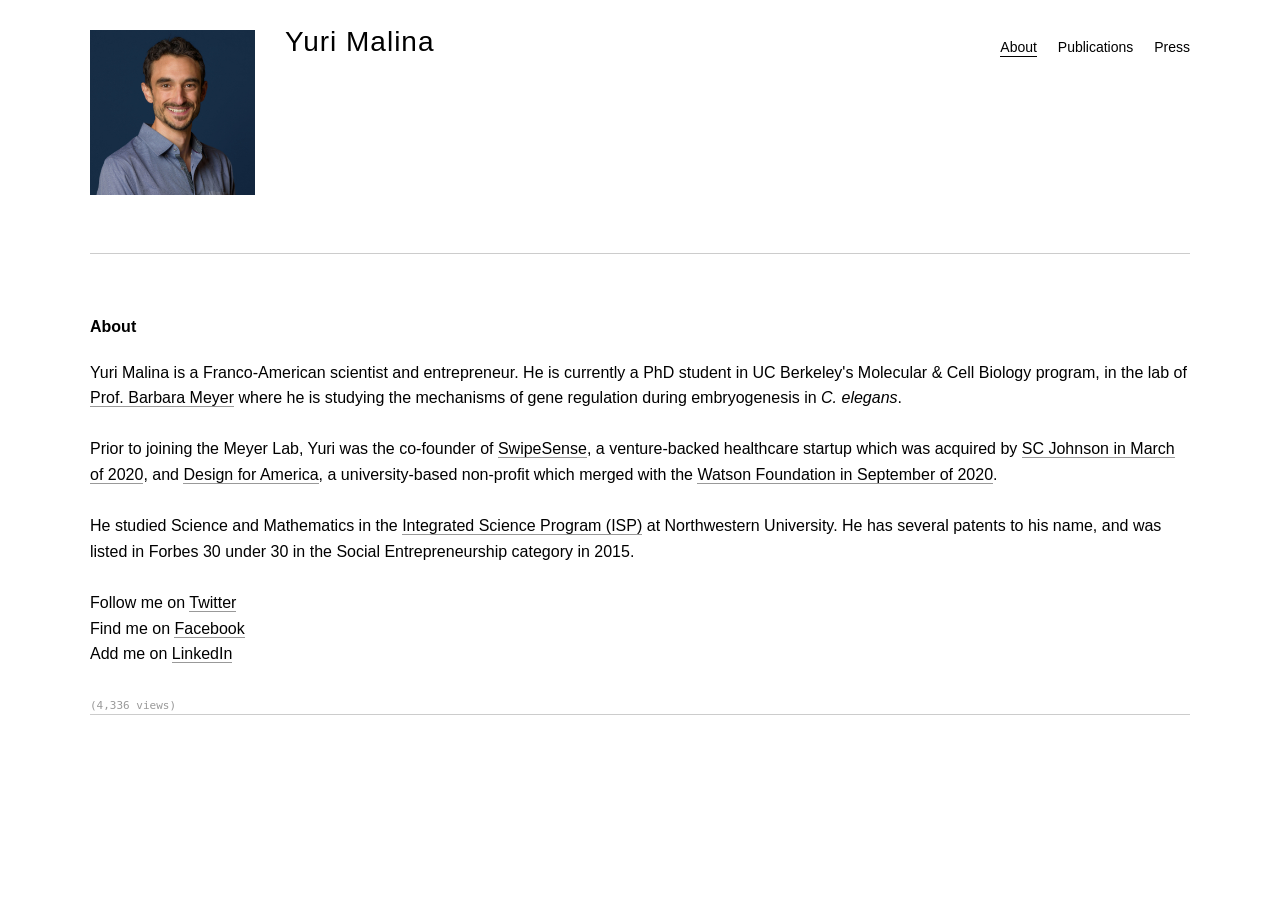
<file: index.html>
<!doctype html>
<html lang="en">
<head>
	<meta charset="utf-8">
	<meta name="viewport" content="width=device-width, initial-scale=1">

	<title>Yuri Malina</title>
	<meta name="ROBOTS" content="INDEX,FOLLOW">
	<meta name="description" content="Yuri Malina is a Franco-American scientist and entrepreneur. He is currently a PhD student in UC Berkeley's Molecular & Cell Biology program, in the lab of Prof. Barbara Meyer.">

	<meta property="og:url" content="https://yurimalina.com">
	<meta property="og:title" content="Yuri Malina">
	<meta property="og:description" content="Yuri Malina is a Franco-American scientist and entrepreneur. He is currently a PhD student in UC Berkeley's Molecular & Cell Biology program, in the lab of Prof. Barbara Meyer where he is studying the mechanisms of gene regulation during embryogenesis in C. elegans.">
	<meta property="og:image" content="https://yurimalina.com/assets/img/header.jpg">

	<link rel="shortcut icon" href="/assets/img/favicon.ico">
	<link rel="stylesheet" href="/assets/css/style.css">

	<!-- Google Analytics 4 -->
	<script async src="https://www.googletagmanager.com/gtag/js?id=G-44FXMNKK89"></script>
	<script>
		window.dataLayer = window.dataLayer || [];
		function gtag(){dataLayer.push(arguments);}
		gtag('js', new Date());
		gtag('config', 'G-44FXMNKK89');
	</script>

	<!-- GoatCounter -->
	<script data-goatcounter="https://yurimalina.goatcounter.com/count" async src="//gc.zgo.at/count.js"></script>
</head>
<body>

	<div class="site_header">
		<div class="header_image">
			<a href="/"><img src="/assets/img/header.jpg" width="150" height="150" alt="Yuri Malina"></a>
		</div>

		<div class="header_text">
			<a href="/">Yuri Malina</a>
		</div>

		<div class="navigation">
			<ul class="list">
				<li class="page_link active"><a href="/">About</a></li>
				<li class="page_link"><a href="/Publications/">Publications</a></li>
				<li class="page_link"><a href="/Press/">Press</a></li>
			</ul>
		</div>
	</div>

	<div class="container">
		<div class="entry">
			<div class="project_content">
				<div class="project_title">About</div>

				<p>Yuri Malina is a Franco-American scientist and entrepreneur. He is currently a PhD student in UC Berkeley's Molecular &amp; Cell Biology program, in the lab of <a href="http://mcb.berkeley.edu/labs/meyer/" target="_blank" rel="noopener">Prof. Barbara Meyer</a> where he is studying the mechanisms of gene regulation during embryogenesis in <i>C. elegans</i>.<br>
				<br>
				Prior to joining the Meyer Lab, Yuri was the co-founder of <a href="https://www.swipesense.com/" target="_blank" rel="noopener">SwipeSense</a>, a venture-backed healthcare startup which was acquired by <a href="https://medium.com/@mertiseri/after-a-decade-of-building-swipesense-and-having-our-business-acquired-by-sc-johnson-in-2020-we-dd9413dac1c5" target="_blank" rel="noopener">SC Johnson in March of 2020</a>, and <a href="http://designforamerica.com/" target="_blank" rel="noopener">Design for America</a>, a university-based non-profit which merged with the <a href="https://www.mccormick.northwestern.edu/news/articles/2020/09/design-for-america-now-part-of-the-watson-foundation.html" target="_blank" rel="noopener">Watson Foundation in September of 2020</a>.<br>
				<br>
				He studied Science and Mathematics in the <a href="http://www.isp.northwestern.edu/" target="_blank" rel="noopener">Integrated Science Program (ISP)</a> at Northwestern University. He has several patents to his name, and was listed in Forbes 30 under 30 in the Social Entrepreneurship category in 2015.<br>
				<br>
				Follow me on <a href="https://twitter.com/ymalina" target="_blank" rel="noopener">Twitter</a><br>
				Find me on <a href="https://www.facebook.com/ymalina" target="_blank" rel="noopener">Facebook</a><br>
				Add me on <a href="https://www.linkedin.com/in/yurimalina/" target="_blank" rel="noopener">LinkedIn</a><br></p>

				<div class="project_footer">
					<span class="views"></span>
				</div>
			</div>
		</div>
	</div>

	<div class="site_footer"></div>

	<script src="/assets/js/views.js"></script>
</body>
</html>
</file>
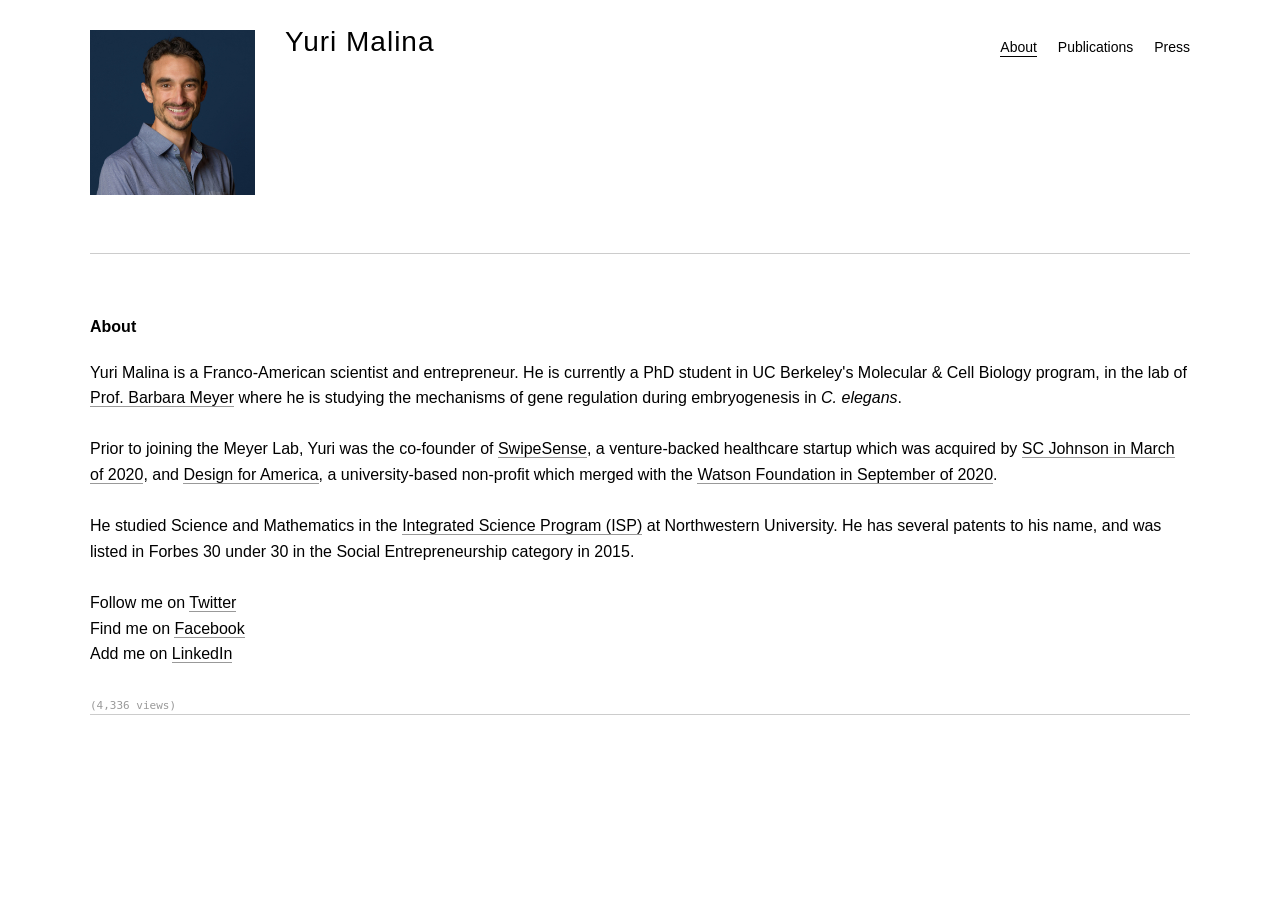
<file: About/index.html>
<!doctype html>
<html lang="en">
<head>
	<meta charset="utf-8">
	<title>Yuri Malina</title>
	<link rel="canonical" href="https://yurimalina.com/">
	<meta http-equiv="refresh" content="0; url=/">
	<script>location.replace("/");</script>
</head>
<body>
	<p>Redirecting to <a href="/">yurimalina.com</a>&hellip;</p>
</body>
</html>
</file>
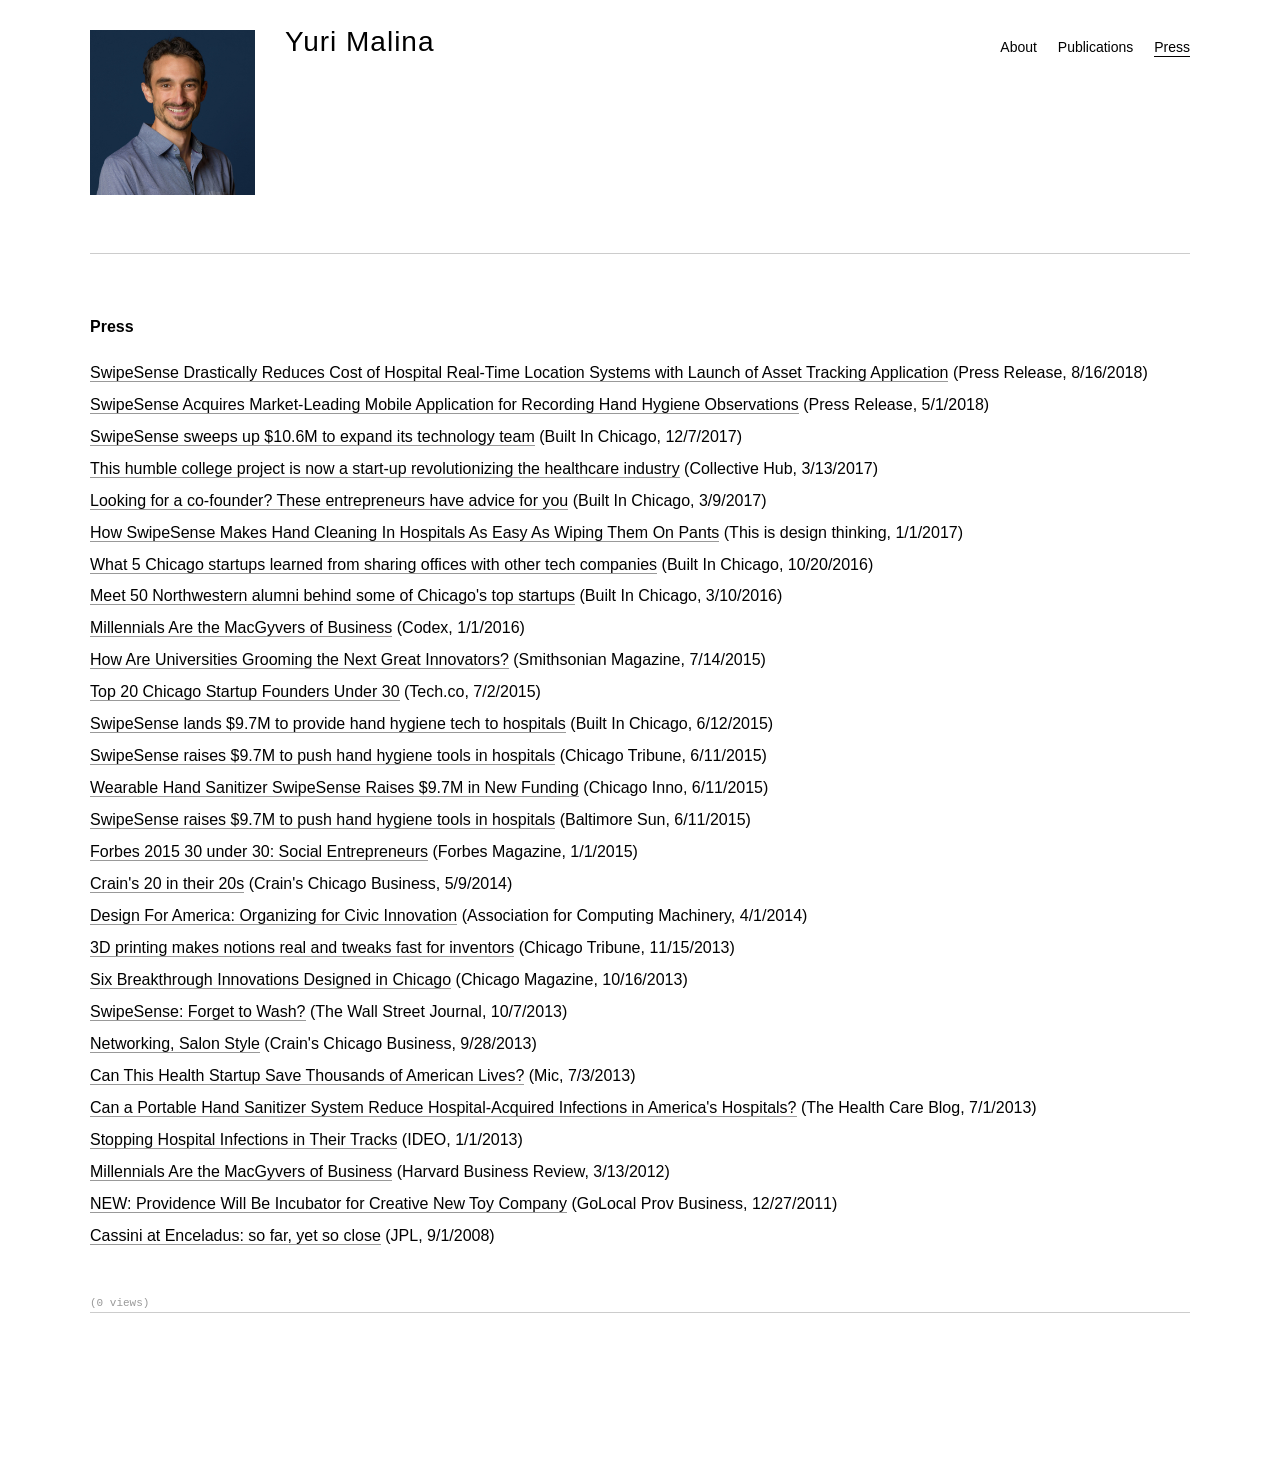
<file: Press/index.html>
<!doctype html>
<html lang="en">
<head>
	<meta charset="utf-8">
	<meta name="viewport" content="width=device-width, initial-scale=1">

	<title>Yuri Malina — Press</title>
	<meta name="ROBOTS" content="INDEX,FOLLOW">
	<meta name="description" content="Press coverage of Yuri Malina, SwipeSense and Design for America.">

	<meta property="og:url" content="https://yurimalina.com/Press/">
	<meta property="og:title" content="Yuri Malina — Press">
	<meta property="og:description" content="Press coverage of Yuri Malina, SwipeSense and Design for America.">
	<meta property="og:image" content="https://yurimalina.com/assets/img/header.jpg">

	<link rel="shortcut icon" href="/assets/img/favicon.ico">
	<link rel="stylesheet" href="/assets/css/style.css">

	<!-- Google Analytics 4 -->
	<script async src="https://www.googletagmanager.com/gtag/js?id=G-44FXMNKK89"></script>
	<script>
		window.dataLayer = window.dataLayer || [];
		function gtag(){dataLayer.push(arguments);}
		gtag('js', new Date());
		gtag('config', 'G-44FXMNKK89');
	</script>

	<!-- GoatCounter -->
	<script data-goatcounter="https://yurimalina.goatcounter.com/count" async src="//gc.zgo.at/count.js"></script>
</head>
<body>

	<div class="site_header">
		<div class="header_image">
			<a href="/"><img src="/assets/img/header.jpg" width="150" height="150" alt="Yuri Malina"></a>
		</div>

		<div class="header_text">
			<a href="/">Yuri Malina</a>
		</div>

		<div class="navigation">
			<ul class="list">
				<li class="page_link"><a href="/">About</a></li>
				<li class="page_link"><a href="/Publications/">Publications</a></li>
				<li class="page_link active"><a href="/Press/">Press</a></li>
			</ul>
		</div>
	</div>

	<div class="container">
		<div class="entry">
			<div class="project_content">
				<div class="project_title">Press</div>

				<ul>
					<li><a href="https://www.globenewswire.com/news-release/2018/08/16/1553042/0/en/SwipeSense-Drastically-Reduces-Cost-of-Hospital-Real-Time-Location-Systems-with-Launch-of-Asset-Tracking-Application.html" target="_blank" rel="noopener">SwipeSense Drastically Reduces Cost of Hospital Real-Time Location Systems with Launch of Asset Tracking Application</a> (Press Release, 8/16/2018)</li>
					<li><a href="https://www.globenewswire.com/news-release/2018/05/01/1494100/0/en/SwipeSense-Acquires-Market-Leading-Mobile-Application-for-Recording-Hand-Hygiene-Observations.html" target="_blank" rel="noopener">SwipeSense Acquires Market-Leading Mobile Application for Recording Hand Hygiene Observations</a> (Press Release, 5/1/2018)</li>
					<li><a href="https://www.builtinchicago.org/2017/12/07/swipesense-10m-funding" target="_blank" rel="noopener">SwipeSense sweeps up $10.6M to expand its technology team</a> (Built In Chicago, 12/7/2017)</li>
					<li><a href="https://collectivehub.com/2017/03/this-humble-college-project-is-now-a-start-up-revolutionising-the-healthcare-industry/" target="_blank" rel="noopener">This humble college project is now a start-up revolutionizing the healthcare industry</a> (Collective Hub, 3/13/2017)</li>
					<li><a href="https://www.builtinchicago.org/2017/03/09/how-cofounders-met" target="_blank" rel="noopener">Looking for a co-founder? These entrepreneurs have advice for you</a> (Built In Chicago, 3/9/2017)</li>
					<li><a href="https://thisisdesignthinking.net/2017/01/how-swipesense-redefines-hand-hygiene/" target="_blank" rel="noopener">How SwipeSense Makes Hand Cleaning In Hospitals As Easy As Wiping Them On Pants</a> (This is design thinking, 1/1/2017)</li>
					<li><a href="https://www.builtinchicago.org/2016/10/19/chicago-tech-companies-first-offices" target="_blank" rel="noopener">What 5 Chicago startups learned from sharing offices with other tech companies</a> (Built In Chicago, 10/20/2016)</li>
					<li><a href="https://www.builtinchicago.org/2016/03/10/northwestern-alumni-founders-chicago-tech-startups" target="_blank" rel="noopener">Meet 50 Northwestern alumni behind some of Chicago's top startups</a> (Built In Chicago, 3/10/2016)</li>
					<li><a href="https://www.codex.com/millennials-are-the-macgyvers-of-business/" target="_blank" rel="noopener">Millennials Are the MacGyvers of Business</a> (Codex, 1/1/2016)</li>
					<li><a href="https://www.smithsonianmag.com/innovation/how-are-universities-grooming-next-great-innovators-180955792/" target="_blank" rel="noopener">How Are Universities Grooming the Next Great Innovators?</a> (Smithsonian Magazine, 7/14/2015)</li>
					<li><a href="https://tech.co/news/top-20-chicago-startup-founders-30-2015-07" target="_blank" rel="noopener">Top 20 Chicago Startup Founders Under 30</a> (Tech.co, 7/2/2015)</li>
					<li><a href="https://www.builtinchicago.org/2015/06/12/swipesense-lands-97m-provide-hand-hygiene-tech-hospitals" target="_blank" rel="noopener">SwipeSense lands $9.7M to provide hand hygiene tech to hospitals</a> (Built In Chicago, 6/12/2015)</li>
					<li><a href="https://www.chicagotribune.com/business/blue-sky/ct-swipesense-hand-sanitizing-funding-bsi-06122015-story.html" target="_blank" rel="noopener">SwipeSense raises $9.7M to push hand hygiene tools in hospitals</a> (Chicago Tribune, 6/11/2015)</li>
					<li><a href="https://www.bizjournals.com/chicago/inno/stories/fundings/2015/06/11/wearable-hand-sanitizer-swipesense-raises-97m-in.html" target="_blank" rel="noopener">Wearable Hand Sanitizer SwipeSense Raises $9.7M in New Funding</a> (Chicago Inno, 6/11/2015)</li>
					<li><a href="https://www.baltimoresun.com/ct-swipesense-hand-sanitizing-funding-bsi-06122015-story.html" target="_blank" rel="noopener">SwipeSense raises $9.7M to push hand hygiene tools in hospitals</a> (Baltimore Sun, 6/11/2015)</li>
					<li><a href="https://www.forbes.com/pictures/ekjg45jifd/mert-iseri-26-and-yuri/?sh=c96c2b750234" target="_blank" rel="noopener">Forbes 2015 30 under 30: Social Entrepreneurs</a> (Forbes Magazine, 1/1/2015)</li>
					<li><a href="https://www.chicagobusiness.com/awards/20-their-20s-yuri-malina" target="_blank" rel="noopener">Crain's 20 in their 20s</a> (Crain's Chicago Business, 5/9/2014)</li>
					<li><a href="https://interactions.acm.org/archive/view/march-april-2014/design-for-america" target="_blank" rel="noopener">Design For America: Organizing for Civic Innovation</a> (Association for Computing Machinery, 4/1/2014)</li>
					<li><a href="https://www.chicagotribune.com/business/blue-sky/chi-3d-printers-innovation-bsi-20131112-htmlstory.html" target="_blank" rel="noopener">3D printing makes notions real and tweaks fast for inventors</a> (Chicago Tribune, 11/15/2013)</li>
					<li><a href="https://www.chicagomag.com/Chicago-Magazine/October-2013/Life-Improving-Innovations/" target="_blank" rel="noopener">Six Breakthrough Innovations Designed in Chicago</a> (Chicago Magazine, 10/16/2013)</li>
					<li><a href="https://www.wsj.com/articles/SB10001424052702303643304579109790293734458" target="_blank" rel="noopener">SwipeSense: Forget to Wash?</a> (The Wall Street Journal, 10/7/2013)</li>
					<li><a href="https://www.chicagobusiness.com/article/20130928/ISSUE03/309289981/networking-salon-style" target="_blank" rel="noopener">Networking, Salon Style</a> (Crain's Chicago Business, 9/28/2013)</li>
					<li><a href="https://www.mic.com/articles/52677/can-this-health-startup-save-thousands-of-american-lives" target="_blank" rel="noopener">Can This Health Startup Save Thousands of American Lives?</a> (Mic, 7/3/2013)</li>
					<li><a href="https://thehealthcareblog.com/blog/tag/healthbox/" target="_blank" rel="noopener">Can a Portable Hand Sanitizer System Reduce Hospital-Acquired Infections in America's Hospitals?</a> (The Health Care Blog, 7/1/2013)</li>
					<li><a href="https://www.ideo.com/case-study/stopping-hospital-infections-in-their-tracks" target="_blank" rel="noopener">Stopping Hospital Infections in Their Tracks</a> (IDEO, 1/1/2013)</li>
					<li><a href="https://hbr.org/2012/03/millennials-are-the-macgyvers" target="_blank" rel="noopener">Millennials Are the MacGyvers of Business</a> (Harvard Business Review, 3/13/2012)</li>
					<li><a href="https://www.golocalprov.com/business/new-providence-will-host-new-healthcare-start-up-team" target="_blank" rel="noopener">NEW: Providence Will Be Incubator for Creative New Toy Company</a> (GoLocal Prov Business, 12/27/2011)</li>
					<li><a href="https://www.jpl.nasa.gov/universe/archive/un0809.pdf" target="_blank" rel="noopener">Cassini at Enceladus: so far, yet so close</a> (JPL, 9/1/2008)</li>
				</ul>

				<div class="project_footer">
					<span class="views"></span>
				</div>
			</div>
		</div>
	</div>

	<div class="site_footer"></div>

	<script src="/assets/js/views.js"></script>
</body>
</html>
</file>
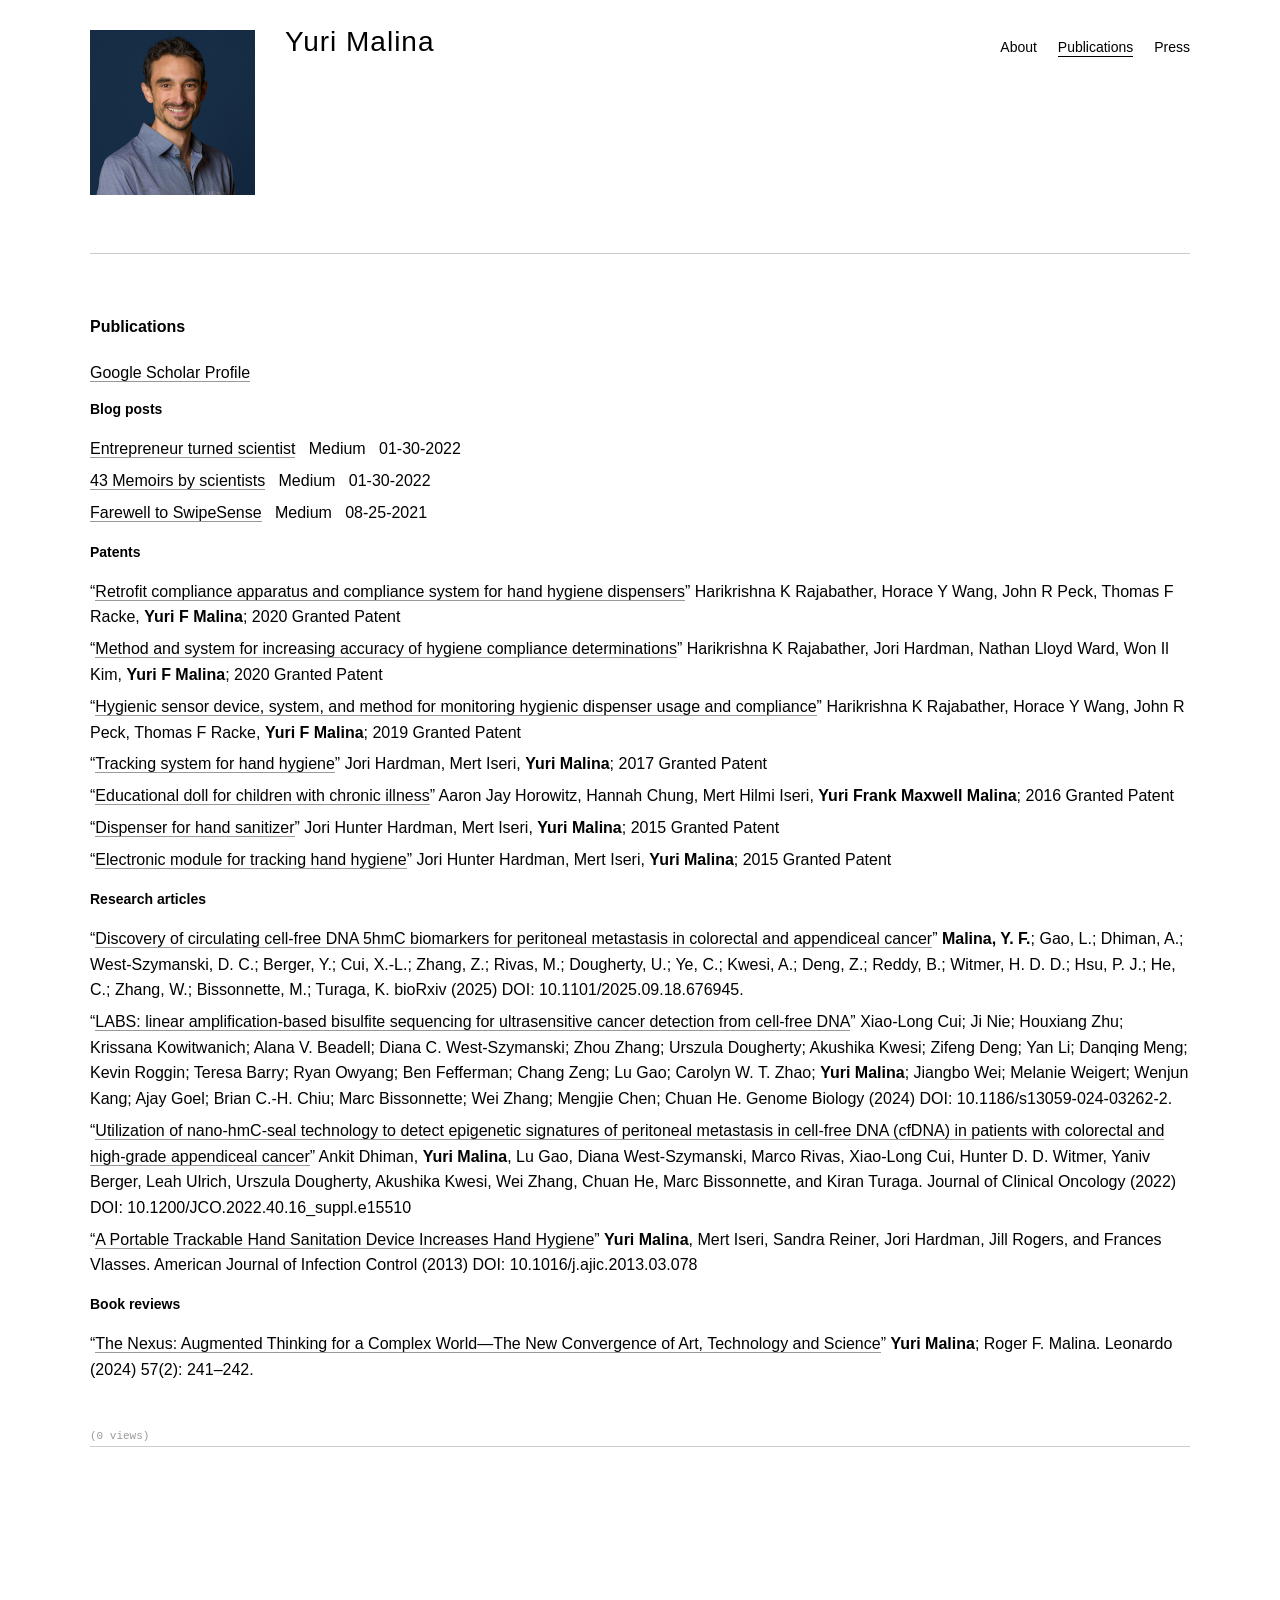
<file: Publications/index.html>
<!doctype html>
<html lang="en">
<head>
	<meta charset="utf-8">
	<meta name="viewport" content="width=device-width, initial-scale=1">

	<title>Yuri Malina — Publications</title>
	<meta name="ROBOTS" content="INDEX,FOLLOW">
	<meta name="description" content="Publications, patents, research articles and writing by Yuri Malina.">

	<meta property="og:url" content="https://yurimalina.com/Publications/">
	<meta property="og:title" content="Yuri Malina — Publications">
	<meta property="og:description" content="Publications, patents, research articles and writing by Yuri Malina.">
	<meta property="og:image" content="https://yurimalina.com/assets/img/header.jpg">

	<link rel="shortcut icon" href="/assets/img/favicon.ico">
	<link rel="stylesheet" href="/assets/css/style.css">

	<!-- Google Analytics 4 -->
	<script async src="https://www.googletagmanager.com/gtag/js?id=G-44FXMNKK89"></script>
	<script>
		window.dataLayer = window.dataLayer || [];
		function gtag(){dataLayer.push(arguments);}
		gtag('js', new Date());
		gtag('config', 'G-44FXMNKK89');
	</script>

	<!-- GoatCounter -->
	<script data-goatcounter="https://yurimalina.goatcounter.com/count" async src="//gc.zgo.at/count.js"></script>
</head>
<body>

	<div class="site_header">
		<div class="header_image">
			<a href="/"><img src="/assets/img/header.jpg" width="150" height="150" alt="Yuri Malina"></a>
		</div>

		<div class="header_text">
			<a href="/">Yuri Malina</a>
		</div>

		<div class="navigation">
			<ul class="list">
				<li class="page_link"><a href="/">About</a></li>
				<li class="page_link active"><a href="/Publications/">Publications</a></li>
				<li class="page_link"><a href="/Press/">Press</a></li>
			</ul>
		</div>
	</div>

	<div class="container">
		<div class="entry">
			<div class="project_content">
				<div class="project_title">Publications</div>

				<p><a href="https://scholar.google.com/citations?view_op=list_works&hl=en&hl=en&user=QAYOpCQAAAAJ" target="_blank" rel="noopener">Google Scholar Profile</a></p>

				<h3>Blog posts</h3>
				<ul>
					<li><a href="https://ymalina.medium.com/entrepreneur-turned-scientist-ee2cc0c8d24d" target="_blank" rel="noopener">Entrepreneur turned scientist</a> &nbsp; Medium &nbsp; 01-30-2022</li>
					<li><a href="https://medium.com/@ymalina/43-memoirs-by-scientists-df4f42266e51" target="_blank" rel="noopener">43 Memoirs by scientists</a> &nbsp; Medium &nbsp; 01-30-2022</li>
					<li><a href="https://medium.com/@mertiseri/after-a-decade-of-building-swipesense-and-having-our-business-acquired-by-sc-johnson-in-2020-we-dd9413dac1c5" target="_blank" rel="noopener">Farewell to SwipeSense</a> &nbsp; Medium &nbsp; 08-25-2021</li>
				</ul>

				<h3>Patents</h3>
				<ul>
					<li>&ldquo;<a href="https://patents.google.com/patent/US10665084B1/en" target="_blank" rel="noopener">Retrofit compliance apparatus and compliance system for hand hygiene dispensers</a>&rdquo; Harikrishna K Rajabather, Horace Y Wang, John R Peck, Thomas F Racke, <b>Yuri F Malina</b>; 2020 Granted Patent</li>
					<li>&ldquo;<a href="https://patents.google.com/patent/US10978200B1/en" target="_blank" rel="noopener">Method and system for increasing accuracy of hygiene compliance determinations</a>&rdquo; Harikrishna K Rajabather, Jori Hardman, Nathan Lloyd Ward, Won Il Kim, <b>Yuri F Malina</b>; 2020 Granted Patent</li>
					<li>&ldquo;<a href="https://patents.google.com/patent/US10490057B1/en" target="_blank" rel="noopener">Hygienic sensor device, system, and method for monitoring hygienic dispenser usage and compliance</a>&rdquo; Harikrishna K Rajabather, Horace Y Wang, John R Peck, Thomas F Racke, <b>Yuri F Malina</b>; 2019 Granted Patent</li>
					<li>&ldquo;<a href="https://patents.google.com/patent/US9613519B2/en" target="_blank" rel="noopener">Tracking system for hand hygiene</a>&rdquo; Jori Hardman, Mert Iseri, <b>Yuri Malina</b>; 2017 Granted Patent</li>
					<li>&ldquo;<a href="https://patents.google.com/patent/US9390626B1/en" target="_blank" rel="noopener">Educational doll for children with chronic illness</a>&rdquo; Aaron Jay Horowitz, Hannah Chung, Mert Hilmi Iseri, <b>Yuri Frank Maxwell Malina</b>; 2016 Granted Patent</li>
					<li>&ldquo;<a href="https://patents.google.com/patent/US9060655B2/en" target="_blank" rel="noopener">Dispenser for hand sanitizer</a>&rdquo; Jori Hunter Hardman, Mert Iseri, <b>Yuri Malina</b>; 2015 Granted Patent</li>
					<li>&ldquo;<a href="https://patents.google.com/patent/US8988228B2/en" target="_blank" rel="noopener">Electronic module for tracking hand hygiene</a>&rdquo; Jori Hunter Hardman, Mert Iseri, <b>Yuri Malina</b>; 2015 Granted Patent</li>
				</ul>

				<h3>Research articles</h3>
				<ul>
					<li>&ldquo;<a href="https://www.biorxiv.org/content/10.1101/2025.09.18.676945v1" target="_blank" rel="noopener">Discovery of circulating cell-free DNA 5hmC biomarkers for peritoneal metastasis in colorectal and appendiceal cancer</a>&rdquo; <b>Malina, Y. F.</b>; Gao, L.; Dhiman, A.; West-Szymanski, D. C.; Berger, Y.; Cui, X.-L.; Zhang, Z.; Rivas, M.; Dougherty, U.; Ye, C.; Kwesi, A.; Deng, Z.; Reddy, B.; Witmer, H. D. D.; Hsu, P. J.; He, C.; Zhang, W.; Bissonnette, M.; Turaga, K. bioRxiv (2025) DOI: 10.1101/2025.09.18.676945.</li>
					<li>&ldquo;<a href="https://link.springer.com/article/10.1186/s13059-024-03262-2" target="_blank" rel="noopener">LABS: linear amplification-based bisulfite sequencing for ultrasensitive cancer detection from cell-free DNA</a>&rdquo; Xiao-Long Cui; Ji Nie; Houxiang Zhu; Krissana Kowitwanich; Alana V. Beadell; Diana C. West-Szymanski; Zhou Zhang; Urszula Dougherty; Akushika Kwesi; Zifeng Deng; Yan Li; Danqing Meng; Kevin Roggin; Teresa Barry; Ryan Owyang; Ben Fefferman; Chang Zeng; Lu Gao; Carolyn W. T. Zhao; <b>Yuri Malina</b>; Jiangbo Wei; Melanie Weigert; Wenjun Kang; Ajay Goel; Brian C.-H. Chiu; Marc Bissonnette; Wei Zhang; Mengjie Chen; Chuan He. Genome Biology (2024) DOI: 10.1186/s13059-024-03262-2.</li>
					<li>&ldquo;<a href="https://ascopubs.org/doi/abs/10.1200/JCO.2022.40.16_suppl.e15510" target="_blank" rel="noopener">Utilization of nano-hmC-seal technology to detect epigenetic signatures of peritoneal metastasis in cell-free DNA (cfDNA) in patients with colorectal and high-grade appendiceal cancer</a>&rdquo; Ankit Dhiman, <b>Yuri Malina</b>, Lu Gao, Diana West-Szymanski, Marco Rivas, Xiao-Long Cui, Hunter D. D. Witmer, Yaniv Berger, Leah Ulrich, Urszula Dougherty, Akushika Kwesi, Wei Zhang, Chuan He, Marc Bissonnette, and Kiran Turaga. Journal of Clinical Oncology (2022) DOI: 10.1200/JCO.2022.40.16_suppl.e15510</li>
					<li>&ldquo;<a href="https://www.ajicjournal.org/article/S0196-6553(13)00368-4/fulltext" target="_blank" rel="noopener">A Portable Trackable Hand Sanitation Device Increases Hand Hygiene</a>&rdquo; <b>Yuri Malina</b>, Mert Iseri, Sandra Reiner, Jori Hardman, Jill Rogers, and Frances Vlasses. American Journal of Infection Control (2013) DOI: 10.1016/j.ajic.2013.03.078</li>
				</ul>

				<h3>Book reviews</h3>
				<ul>
					<li>&ldquo;<a href="https://direct.mit.edu/leon/article/57/2/241/119188" target="_blank" rel="noopener">The Nexus: Augmented Thinking for a Complex World&mdash;The New Convergence of Art, Technology and Science</a>&rdquo; <b>Yuri Malina</b>; Roger F. Malina. Leonardo (2024) 57(2): 241&ndash;242.</li>
				</ul>

				<div class="project_footer">
					<span class="views"></span>
				</div>
			</div>
		</div>
	</div>

	<div class="site_footer"></div>

	<script src="/assets/js/views.js"></script>
</body>
</html>
</file>
<file: assets/css/style.css>
/**
 * yurimalina.com — static rebuild of the Cargo "Callisto" theme.
 * Cleaned and de-duplicated from the original member stylesheet.
 */

body,
html {
	margin: 0;
	padding: 0;
	-webkit-text-size-adjust: none;
}

body {
	background: #fff;
	color: #000;
	font-family: sans-serif;
	font-size: 13px;
	line-height: 1.6;
	padding: 30px 75px 75px 75px;
}

/**
 * Header (image + title + navigation)
 */

.site_header {
	border-bottom: 1px solid #ccc;
	line-height: 1.8em;
	margin: 0 auto 15px auto;
	padding-bottom: 28px;
	max-width: 1530px;
	min-height: 14px;
	position: relative;
	width: calc(100% - 30px);
	z-index: 9;
}

.site_header:after {
	content: '';
	clear: both;
	display: block;
}

.header_image {
	float: left;
	padding: 0 30px 30px 0;
	width: 15%;
	min-width: 80px;
	max-width: 280px;
}

.header_image img {
	display: block;
	width: 100%;
	height: auto;
	border: 0;
}

.header_text {
	float: left;
	font-size: 28px;
	font-weight: normal;
	letter-spacing: 1px;
	padding-bottom: 15px;
	padding-right: 30px;
	white-space: nowrap;
	z-index: 999;
}

.header_text a {
	color: #000;
	text-decoration: none;
}

.header_text a:hover {
	color: #000;
	border-bottom: 0;
}

.header_text a:active {
	color: #999;
	border-bottom: 0;
}

.navigation {
	font-size: 14px;
	float: right;
	margin: 6px 0 28px 0;
	max-width: 100%;
	line-height: 1.6em;
}

.navigation:after {
	clear: both;
	content: '';
	display: block;
}

.navigation .list {
	padding: 0;
	margin: 0;
}

.navigation li {
	margin-right: 17px;
	display: inline-block;
	list-style: none;
	text-overflow: ellipsis;
	white-space: nowrap;
	overflow: hidden;
	max-width: 100%;
}

.navigation li:last-child {
	margin-right: 0;
}

.navigation a {
	text-decoration: none;
	color: #000;
}

.navigation a:hover {
	color: #000;
	border-bottom: 1px solid #000;
	padding-bottom: 1px;
}

.navigation a:active {
	color: #666;
	border-bottom: 1px solid #666;
}

.navigation li.active a {
	border-bottom: 1px solid #000;
	padding-bottom: 1px;
}

/**
 * Content container
 */

.container {
	margin: 0 auto;
	min-width: 360px;
	max-width: 1560px;
	position: relative;
}

.container:after {
	content: '';
	clear: both;
	display: block;
}

.entry {
	clear: both;
	margin: 60px 15px 0;
	position: relative;
}

.entry:after {
	content: "";
	display: block;
	clear: both;
	height: 0;
	width: 0;
}

.project_title {
	color: #000;
	font-weight: bold;
	margin: 0 0 20px 0;
}

.project_content {
	font-size: 16px;
	width: 100%;
}

.project_content p {
	margin: 0;
	padding: 0;
}

.project_content a {
	border-bottom: 1px solid #999;
	color: #000;
	text-decoration: none;
}

.project_content a:hover {
	background: #ffff00;
	color: #000;
}

.project_content a:active {
	background: #333;
	border: 0;
	color: #fff;
}

.project_content ul {
	padding-left: 0;
	list-style: none;
}

.project_content li {
	margin: 0 0 0.4em 0;
}

h1 { font-size: 22px; line-height: 165%; }
h2 { font-size: 16px; line-height: 165%; }
h3 { font-size: 14px; line-height: 150%; }

/**
 * Project footer (view counter)
 */

.project_footer {
	color: #aaa;
	clear: both;
	font-family: Menlo, monaco, monospace;
	font-size: 11px;
	padding: 30px 0 0 0;
}

.project_footer .views {
	color: #999;
}

/**
 * Site footer
 */

.site_footer {
	height: 1.8em;
	border-top: 1px solid #ccc;
	line-height: 1.8em;
	margin: 0 auto;
	max-width: 1530px;
	min-height: 14px;
	padding: 30px 0;
	position: relative;
	text-align: center;
	width: calc(100% - 30px);
	z-index: 9;
}

.site_footer:after {
	clear: both;
	content: '';
	display: block;
}

img {
	border: 0;
	padding: 0;
}

:focus { outline: 0; }

/**
 * Responsive interventions (from the original theme)
 */

@media all and (max-width: 840px) {
	.project_content {
		width: 100%;
		max-width: 560px;
		margin-top: 45px;
	}
}

@media all and (max-width: 640px) {
	body {
		padding: 20px;
		font-size: 18px;
		line-height: 1.4em;
	}
	.header_image { width: 22%; }
	.navigation { float: left; }
}
</file>
